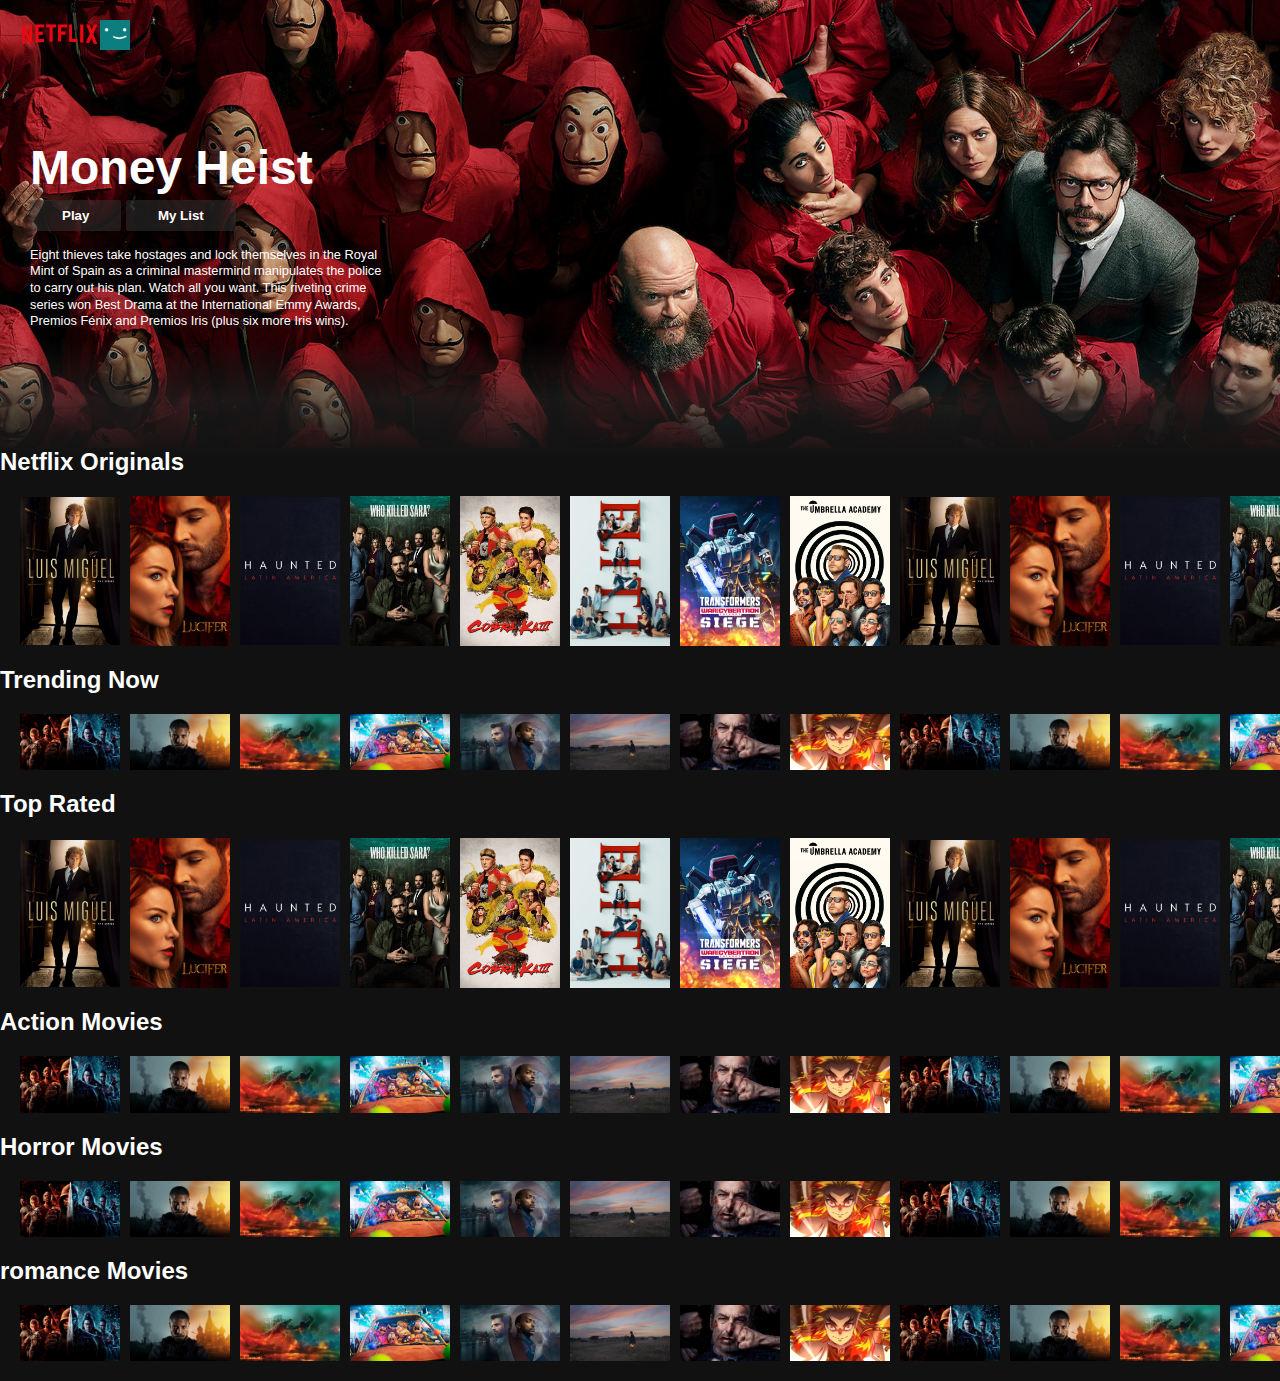
<file: Netflix Clone/index.html>
<!DOCTYPE html>
<html lang="en">
<head>
    <meta charset="UTF-8">
    <meta http-equiv="X-UA-Compatible" content="IE=edge">
    <meta name="viewport" content="width=device-width, initial-scale=1.0">
    <title>Netflix Clone</title>
    <link rel="stylesheet" href="style.css">
</head>
<body>
    <div class="nav" id="nav">
        <img src="images/netflix-logo.png"alt="netflix-logo" class="nav_logo"/>
        <img src="images/netflix-avatar.png" alt="netflix-avatar" class="nav_avatar">
    </div>
    
    <!--header-->
    <div class="banner">
        <div class="banner_contents">
            <h1 class="banner_title">Money Heist</h1>
            <div class="banner_buttons">
                <button class="banner_button">Play</button>
                <button class="banner_button">My List</button>
            </div>
            <div class="banner_description">
                Eight thieves take hostages and lock themselves in the Royal Mint of Spain as a criminal mastermind 
                manipulates the police to carry out his plan. Watch all you want. This riveting crime series won Best 
                Drama at the International Emmy Awards, Premios Fénix and Premios Iris (plus six more Iris wins).
            </div>
        </div>
        <div class="banner_fadebottom"></div>
    </div>


    <!-- Netflix Originals -->
    <div class="row">
        <h2>Netflix Originals</h2>
            <div class="row__posters">
                <img src="images/large-movie1.jpg"alt="" class="row_poster row_posterlarge">
                <img src="images/large-movie2.jpg"alt="" class="row_poster row_posterlarge">
                <img src="images/large-movie3.jpg"alt="" class="row_poster row_posterlarge">
                <img src="images/large-movie4.jpg"alt="" class="row_poster row_posterlarge">
                <img src="images/large-movie5.jpg"alt="" class="row_poster row_posterlarge">
                <img src="images/large-movie6.jpg"alt="" class="row_poster row_posterlarge">
                <img src="images/large-movie7.jpg"alt="" class="row_poster row_posterlarge">
                <img src="images/large-movie8.jpg"alt="" class="row_poster row_posterlarge">
                <img src="images/large-movie1.jpg"alt="" class="row_poster row_posterlarge">
                <img src="images/large-movie2.jpg"alt="" class="row_poster row_posterlarge">
                <img src="images/large-movie3.jpg"alt="" class="row_poster row_posterlarge">
                <img src="images/large-movie4.jpg"alt="" class="row_poster row_posterlarge">
                <img src="images/large-movie5.jpg"alt="" class="row_poster row_posterlarge">
                <img src="images/large-movie6.jpg"alt="" class="row_poster row_posterlarge">
                <img src="images/large-movie7.jpg"alt="" class="row_poster row_posterlarge">
                <img src="images/large-movie8.jpg"alt="" class="row_poster row_posterlarge">
            </div>
    <!--trending now-->     
    <div class="row">
        <h2>Trending Now</h2>
            <div class="row__posters">
                <img src="images/small-movie1.jpg"alt="" class="row_poster ">
                <img src="images/small-movie2.jpg"alt="" class="row_poster ">
                <img src="images/small-movie3.jpg"alt="" class="row_poster ">
                <img src="images/small-movie4.jpg"alt="" class="row_poster ">
                <img src="images/small-movie5.jpg"alt="" class="row_poster ">
                <img src="images/small-movie6.jpg"alt="" class="row_poster ">
                <img src="images/small-movie7.jpg"alt="" class="row_poster ">
                <img src="images/small-movie8.jpg"alt="" class="row_poster ">
                <img src="images/small-movie1.jpg"alt="" class="row_poster ">
                <img src="images/small-movie2.jpg"alt="" class="row_poster ">
                <img src="images/small-movie3.jpg"alt="" class="row_poster ">
                <img src="images/small-movie4.jpg"alt="" class="row_poster ">
                <img src="images/small-movie5.jpg"alt="" class="row_poster ">
                <img src="images/small-movie6.jpg"alt="" class="row_poster ">
                <img src="images/small-movie7.jpg"alt="" class="row_poster ">
                <img src="images/small-movie8.jpg"alt="" class="row_poster ">
            </div>
    <!--top rated-->
    <div class="row">
        <h2>Top Rated</h2>
            <div class="row__posters">
                <img src="images/large-movie1.jpg"alt="" class="row_poster row_posterlarge">
                <img src="images/large-movie2.jpg"alt="" class="row_poster row_posterlarge">
                <img src="images/large-movie3.jpg"alt="" class="row_poster row_posterlarge">
                <img src="images/large-movie4.jpg"alt="" class="row_poster row_posterlarge">
                <img src="images/large-movie5.jpg"alt="" class="row_poster row_posterlarge">
                <img src="images/large-movie6.jpg"alt="" class="row_poster row_posterlarge">
                <img src="images/large-movie7.jpg"alt="" class="row_poster row_posterlarge">
                <img src="images/large-movie8.jpg"alt="" class="row_poster row_posterlarge">
                <img src="images/large-movie1.jpg"alt="" class="row_poster row_posterlarge">
                <img src="images/large-movie2.jpg"alt="" class="row_poster row_posterlarge">
                <img src="images/large-movie3.jpg"alt="" class="row_poster row_posterlarge">
                <img src="images/large-movie4.jpg"alt="" class="row_poster row_posterlarge">
                <img src="images/large-movie5.jpg"alt="" class="row_poster row_posterlarge">
                <img src="images/large-movie6.jpg"alt="" class="row_poster row_posterlarge">
                <img src="images/large-movie7.jpg"alt="" class="row_poster row_posterlarge">
                <img src="images/large-movie8.jpg"alt="" class="row_poster row_posterlarge">
                
            </div>
    <!--action movies-->
    <div class="row">
        <h2>Action Movies</h2>
            <div class="row__posters">
                <img src="images/small-movie1.jpg"alt="" class="row_poster ">
                <img src="images/small-movie2.jpg"alt="" class="row_poster ">
                <img src="images/small-movie3.jpg"alt="" class="row_poster ">
                <img src="images/small-movie4.jpg"alt="" class="row_poster ">
                <img src="images/small-movie5.jpg"alt="" class="row_poster ">
                <img src="images/small-movie6.jpg"alt="" class="row_poster ">
                <img src="images/small-movie7.jpg"alt="" class="row_poster ">
                <img src="images/small-movie8.jpg"alt="" class="row_poster ">
                <img src="images/small-movie1.jpg"alt="" class="row_poster ">
                <img src="images/small-movie2.jpg"alt="" class="row_poster ">
                <img src="images/small-movie3.jpg"alt="" class="row_poster ">
                <img src="images/small-movie4.jpg"alt="" class="row_poster ">
                <img src="images/small-movie5.jpg"alt="" class="row_poster ">
                <img src="images/small-movie6.jpg"alt="" class="row_poster ">
                <img src="images/small-movie7.jpg"alt="" class="row_poster ">
                <img src="images/small-movie8.jpg"alt="" class="row_poster ">
            </div>
    <!--horror movies-->
    <div class="row">
        <h2>Horror Movies</h2>
            <div class="row__posters">
                <img src="images/small-movie1.jpg"alt="" class="row_poster ">
                <img src="images/small-movie2.jpg"alt="" class="row_poster ">
                <img src="images/small-movie3.jpg"alt="" class="row_poster ">
                <img src="images/small-movie4.jpg"alt="" class="row_poster ">
                <img src="images/small-movie5.jpg"alt="" class="row_poster ">
                <img src="images/small-movie6.jpg"alt="" class="row_poster ">
                <img src="images/small-movie7.jpg"alt="" class="row_poster ">
                <img src="images/small-movie8.jpg"alt="" class="row_poster ">
                <img src="images/small-movie1.jpg"alt="" class="row_poster ">
                <img src="images/small-movie2.jpg"alt="" class="row_poster ">
                <img src="images/small-movie3.jpg"alt="" class="row_poster ">
                <img src="images/small-movie4.jpg"alt="" class="row_poster ">
                <img src="images/small-movie5.jpg"alt="" class="row_poster ">
                <img src="images/small-movie6.jpg"alt="" class="row_poster ">
                <img src="images/small-movie7.jpg"alt="" class="row_poster ">
                <img src="images/small-movie8.jpg"alt="" class="row_poster ">
            </div>
    <!--romance movies-->
    <div class="row">
        <h2>romance Movies</h2>
            <div class="row__posters">
                <img src="images/small-movie1.jpg"alt="" class="row_poster ">
                <img src="images/small-movie2.jpg"alt="" class="row_poster ">
                <img src="images/small-movie3.jpg"alt="" class="row_poster ">
                <img src="images/small-movie4.jpg"alt="" class="row_poster ">
                <img src="images/small-movie5.jpg"alt="" class="row_poster ">
                <img src="images/small-movie6.jpg"alt="" class="row_poster ">
                <img src="images/small-movie7.jpg"alt="" class="row_poster ">
                <img src="images/small-movie8.jpg"alt="" class="row_poster ">
                <img src="images/small-movie1.jpg"alt="" class="row_poster ">
                <img src="images/small-movie2.jpg"alt="" class="row_poster ">
                <img src="images/small-movie3.jpg"alt="" class="row_poster ">
                <img src="images/small-movie4.jpg"alt="" class="row_poster ">
                <img src="images/small-movie5.jpg"alt="" class="row_poster ">
                <img src="images/small-movie6.jpg"alt="" class="row_poster ">
                <img src="images/small-movie7.jpg"alt="" class="row_poster ">
                <img src="images/small-movie8.jpg"alt="" class="row_poster ">
            </div>
    
    </div>
    <script>
        const nav=document.getElementById('nav');
        window.addEventListener('scroll',()=>{
            if(window.scrollY >=100){
                nav.classList.add('nav_black');
            }
            else{
                nav.classList.remove('nav_black');
            }
        })
    </script>
</body>
</html>
</file>
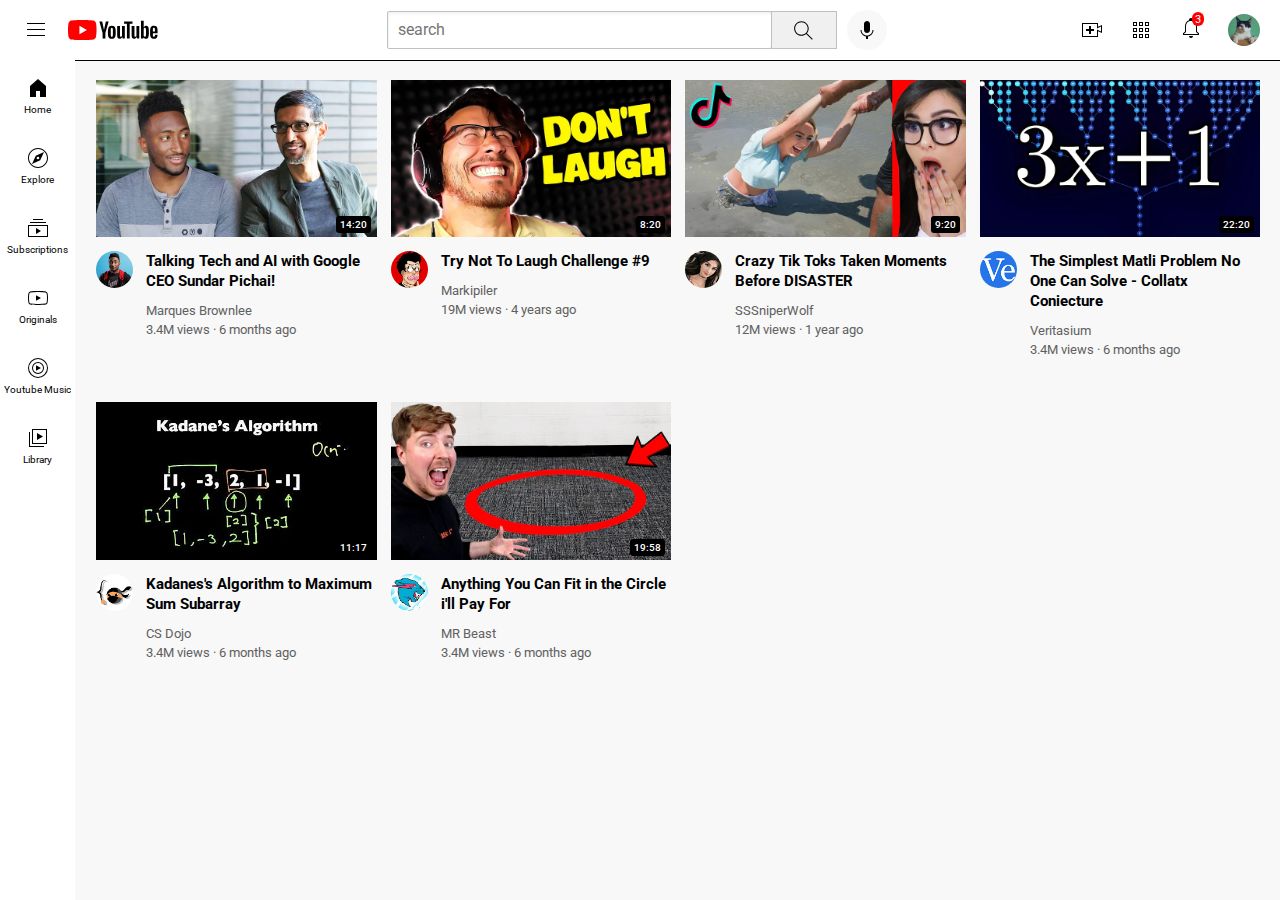
<file: youtube_clone/youtube.html>
<!DOCTYPE html>
<html lang="en">
<head>
    <meta charset="UTF-8">
    <meta http-equiv="X-UA-Compatible" content="IE=edge">
    <meta name="viewport" content="width=device-width, initial-scale=1.0">
    <link rel="preconnect" href="https://fonts.googleapis.com">
    <link rel="preconnect" href="https://fonts.gstatic.com" crossorigin>
    <link href="https://fonts.googleapis.com/css2?family=Roboto&display=swap" rel="stylesheet">
    <title>YouTube Clone</title>
    <link rel="stylesheet" href="styles/header.css">
    <link rel="stylesheet" href="styles/general.css">
    <link rel="stylesheet" href="styles/video.css">
    <link rel="stylesheet" href="styles/sidebar.css">

</head>
<body>    
    <header class="header-section">
        <div class="left-section">
            <img class='hamburger-menu'src="images/hamburger-menu.svg">
            <img class='youtube-logo'src="images/youtube-logo.svg">
        </div>

        <div class="middle-section">
            <input class="search-bar" type="text" placeholder="search">
            <button class="search-button">
                <img class="search-icon" src="images/search.svg">
                <div class="tooltip">Search</div>
            </button>
            <button class="voice-button">
                <img class="voicesearch-icon" src="images/voice-search-icon.svg">
                <div class="tooltip">Search With Your Voice</div>
            </button>
        </div>
        <div class="right-section">
            <img class="upload-icon" src="images/upload.svg">
            <img class="youtube-apps-icon" src="images/youtube-apps.svg">
            <div class='notification-icon-container'>
                <img class="notifications-icon" src="images/notifications.svg">
                <div class="notification-count">3</div>
            </div>
            <img class="current-user-picture" src="images/cat.jpg">
        </div>
        

    </header>
    <nav class="sidebar">
        <div class="sidebar-link"><img src="images/home.svg"><div>Home</div></div>
        <div class="sidebar-link"><img src="images/explore.svg"><div>Explore</div></div>
        <div class="sidebar-link"><img src="images/subscriptions.svg"><div>Subscriptions</div></div>
        <div class="sidebar-link"><img src="images/originals.svg"><div>Originals</div></div>
        <div class="sidebar-link"><img src="images/youtube-music.svg"><div>Youtube Music</div></div>
        <div class="sidebar-link"><img src="images/library.svg"><div>Library</div></div>
        
    </nav>
    <main>
        <section class="video-grid">
            <div class="video-preview">
                <div class="thumbnail-row"> 
                <img class="thumbnail" src="images/thumbnail-1.webp">
                <div class="video-time">14:20</div>
                </div>
                <div class="video-info-grid">
                    <div class="channel-picture">
                        <img class="profile-picture" src="images/channel-1.jpeg">
                    </div>
                    <div class="video-info">
                        <p class="video-title">Talking Tech and AI with Google CEO Sundar Pichai!</p>
                        <p class="video-author">Marques Brownlee</p>
                        <p class="video-stats">3.4M views &#183; 6 months ago</p>
                    </div>
                </div>
            </div>
            <div class="video-preview">
                <div class="thumbnail-row"> 
                <img class="thumbnail" src="images/thumbnail-2.webp">
                <div class="video-time">8:20</div>
                </div>
                <div class="video-info-grid">
                    <div class="channel-picture">
                        <img class="profile-picture" src="images/channel-2.jpeg">
                    </div>
                    <div class="video-info">
                        <p class="video-title">Try Not To Laugh Challenge #9</p>
                        <p class="video-author">Markipiler</p>
                        <p class="video-stats">19M views &#183; 4 years ago</p>
                    </div>
                </div>
            </div>
            <div class="video-preview">
                <div class="thumbnail-row"> 
                <img class="thumbnail" src="images/thumbnail-3.webp">
                <div class="video-time">9:20</div>
                </div>
                <div class="video-info-grid">
                    <div class="channel-picture">
                        <img class="profile-picture" src="images/channel-3.jpeg">
                    </div>
                    <div class="video-info">
                        <p class="video-title">Crazy Tik Toks Taken Moments Before DISASTER</p>
                        <p class="video-author">SSSniperWolf</p>
                        <p class="video-stats">12M views &#183; 1 year ago</p>
                    </div>
                </div>
            </div>
            <div class="video-preview">
                <div class="thumbnail-row"> 
                <img class="thumbnail" src="images/thumbnail-4.webp">
                <div class="video-time">22:20</div>
                </div>
                <div class="video-info-grid">
                    <div class="channel-picture">
                        <img class="profile-picture" src="images/channel-4.jpeg">
                    </div>
                    <div class="video-info">
                        <p class="video-title">The Simplest Matli Problem No One Can Solve - Collatx Coniecture</p>
                        <p class="video-author">Veritasium</p>
                        <p class="video-stats">3.4M views &#183; 6 months ago</p>
                    </div>
                </div>
            </div>
            <div class="video-preview">
                <div class="thumbnail-row"> 
                <img class="thumbnail" src="images/thumbnail-5.webp">
                <div class="video-time">11:17</div>
                </div>
                <div class="video-info-grid">
                    <div class="channel-picture">
                        <img class="profile-picture" src="images/channel-5.jpeg">
                    </div>
                    <div class="video-info">
                        <p class="video-title">Kadanes's Algorithm to Maximum Sum Subarray</p>
                        <p class="video-author">CS Dojo</p>
                        <p class="video-stats">3.4M views &#183; 6 months ago</p>
                    </div>
                </div>
            </div>
            <div class="video-preview">
                <div class="thumbnail-row"> 
                <img class="thumbnail" src="images/thumbnail-6.webp">
                <div class="video-time">19:58</div>
                </div>
                <div class="video-info-grid">
                    <div class="channel-picture">
                        <img class="profile-picture" src="images/channel-6.jpeg">
                    </div>
                    <div class="video-info">
                        <p class="video-title">Anything You Can Fit in the Circle i'll Pay For</p>
                        <p class="video-author">MR Beast</p>
                        <p class="video-stats">3.4M views &#183; 6 months ago</p>
                    </div>
                </div>
            </div>

        </section>
</main>
    
</body>
</html>
</file>
<file: Netflix Clone/style.css>
*{
    margin:0;
    box-sizing:border-box;
}
body{
    font-family:Arial,Helvetica,sans-serif;
    background-color: #111;
}
.row_poster{
    width: 100px;
    object-fit: contain;
    max-height: 100px;
    margin-right: 10px;
    transition: transform 450ms;
}
.row__posters{
    display: flex;
    overflow-y:hidden ;
    overflow-x:scroll;
    padding:20px;
}
.row_poster:hover{
    transform: scale(1.1);
}
.row__posters::-webkit-scrollbar{
    display: none;
}
.row_posterlarge{
    max-height: 300px;
}
.row_posterlarge:hover{
    transform: scale(1.1);
}
.row{
    color:white;
    
}
.banner{
    background-image: url("images/banner.jpg");
    background-size: cover;
    background-position: center center;
    color:white;
    object-fit: contain;
    height: 448px;
}
.banner_contents{
    margin-left:30px;
    padding-top: 140px;
    height:140px;
}
.banner_title{
    font-size:3rem;
    font-weight: 800;
    padding-bottom:0.3rem;
}
.banner_description{
    width:45rem;
    line-height:1.3;
    padding-top:1rem;
    font-size:0.8rem;
    max-width:360px;
    height:180px;
}
.banner_button{
    cursor:pointer;
    color:#fff;
    outline:none;
    border:none;
    font-weight:700;
    border-radius:0.2vw;
    padding-left:2rem;
    padding-right:2rem;
    padding-top:0.5rem;
    padding-bottom:0.5rem;
    background-color: rgba(51,51,51,0.5);
}
.banner_button:hover{
    background-color: #e6e6e6;
    color:#000;
    transition: all 0.2s;
}
.banner_fadebottom{
    margin-top:200px;
    background-image: linear-gradient(180deg,transparent,rgba(37,37,37,0.61),#111);
    height: 7.4rem;
}
.nav_logo{
    width: 80px;
    object-fit: contain;
}
.nav_avatar{
    width:30px;
    object-fit: contain;
    
}
.nav{
    
    position: fixed;
    top:0;
    width: 100px;
    display: flex;
    justify-content:space-between;
    padding: 20px;
    z-index: 3;
    transition-timing-function: ease-in;
    transition: all 0.5s;
}

.nav_black{
    background-color: #111;
}
</file>
<file: youtube_clone/styles/header.css>
.header-section{
    height: 60px;
    display: flex;
    flex-direction: row;
    justify-content: space-between;
    position: fixed;
    top: 0;
    left: 0;
    right: 0;
    background-color: white;
    border-bottom-width: 1px;
    border-bottom-style: solid;
    z-index: 100;
}
.left-section{
   
    display: flex;
    align-items: center;
    
}
.youtube-logo{
    height: 20px;
}
.hamburger-menu{
    height: 24px;
    margin-left: 24px;
    margin-right: 20px;
}
.middle-section{
    flex:1;
    margin-left: 70px;
    margin-right: 35px;
    max-width: 500px;
    display: flex;
    align-items: center;
}
.search-bar{
    flex: 1;
    height: 34px;
    padding-left: 10px;
    border-width: 1px;
    border-style:solid;
    border-color: rgb(192,192,192);
    border-radius: 2px;
    box-shadow: inset 1px 2px 3px rgba(0,0,0,0.05);
    width: 0;


}
.search-bar::placeholder{
    font-family: Roboto,Arial;
    font-size: 16px;
    
   
}
.search-button{
    height: 38px;
    width: 66px;
    background-color: rgb(240,240,240);
    border-width: 1px;
    border-style: solid;
    border-color:rgb(192,192,192);
    margin-left: -1px;
    margin-right: 10px;
}
.search-icon{
    height:25px;
}
.voice-button{
    height: 40px;
    width: 40px;
    border-radius: 20px;
    border: none;
    background-color: rgb(248,248,248);
  
}
.search-button, 
.voice-button{
    display: flex;
    justify-content: center;
    position: relative;
    align-items: center;
}
.voice-button .tooltip,
.search-button .tooltip{
    position: absolute;
    background-color: gray;
    color:white;
    padding-left: 8px;
    padding-top: 4px;
    padding-bottom: 4px;
    padding-right: 8px;
    font-size: 12px;
    bottom: -30px;
    opacity: 0;
    transition: opacity 0.15s;
    pointer-events: none;
    white-space: nowrap;

}
.voice-button:hover .tooltip,
.search-button:hover .tooltip{
    opacity: 1;
}


.voicesearch-icon{
    height: 24px;
   
}
.right-section {
    width: 180px;
    margin-right: 20px;
    display: flex;
    align-items: center;
    justify-content: space-between;
    flex-shrink: 0;
  }
  
  .upload-icon {
    height: 24px;
  }
  
  .youtube-apps-icon {
    height: 24px;
  }
  
  .notifications-icon {
    height: 24px;
  }
  .current-user-picture {
    height: 32px;
    width: 32px;
    border-radius: 16px;
    object-fit: cover;
    
  }
  .notification-icon-container{
    position: relative;
}
.notification-count{
    position: absolute;
    top:-4px;
    right:-1px;
    background-color: red;
    color: white;
    font-family: Roboto,Arial;
    font-size: 11px;
    padding-left: 3px;
    padding-top: 1px;
    padding-bottom: 2pxx;
    padding-right: 3px;
    border-radius: 12px;


}
</file>
<file: youtube_clone/styles/general.css>
p{
    font-family: Roboto, Arial;
    margin-top: 0;
    margin-bottom: 0;
}
body{
    margin:0;
    padding-top: 80px;
    padding-left: 96px;
    padding-right: 20px;
    height:700px;
    background-color: rgb(248, 248, 248);
}
</file>
<file: youtube_clone/styles/video.css>
.thumbnail{

    width: 100%;
             
}

.video-title{
   
    font-size: 15px;
    font-weight: 500;
    margin-top: 0px;
    line-height: 20px;
    margin-bottom: 12px;
    font-weight: bold;
}

.video-info-grid{
    display: grid;
    grid-template-columns: 50px 1fr;
}

.profile-picture{
    width:37px;
    border-radius: 50px;
}
.thumbnail-row{
    margin-bottom: 10px;
    position: relative;
    
}
.video-stats,
.video-author{
    font-size: 13px;
    color:rgb(96,96,96);
}
.video-author{
    margin-bottom: 4px;
}
.video-grid{
    display: grid;
    grid-template-columns: 1fr 1fr 1fr;
    column-gap: 14px;
    row-gap: 45px;
}
@media (max-width:750px){
    .video-grid{
        grid-template-columns: 1fr 1fr;
    }

}
@media (min-width:751px) and (max-width:1000px){
    .video-grid{
        grid-template-columns: 1fr 1fr 1fr;
    }

}
@media (min-width:1000px){
    .video-grid{
        grid-template-columns: 1fr 1fr 1fr 1fr;
    }

}
.video-time{
    background-color: black;
    color:white;
    position:absolute;
    bottom: 8px;
    right: 6px;
    padding: 3px 4px 3px 4px;
    border-radius: 3px;
    font-family: Roboto,arial;
    font-size: 10px;
    font-weight: 500;

}
</file>
<file: youtube_clone/styles/sidebar.css>
.sidebar{
    position: fixed;
    left:0 ;
    bottom:0;
    top:55px;
    background-color: white;
    width: 75px;
    z-index: 150;
    padding-top: 5px;
}
.sidebar-link{
    height:70px;
    display: flex;
    justify-content: center;
    align-items: center;
    flex-direction: column;
    cursor: pointer;
}
.sidebar-link:hover{
    background-color: lightgray;

}
.sidebar-link img{
    height:24px;
    margin-bottom: 4px;
}
.sidebar-link div{
    font-family: Roboto, arial;
    font-size: 10px;
}
</file>
